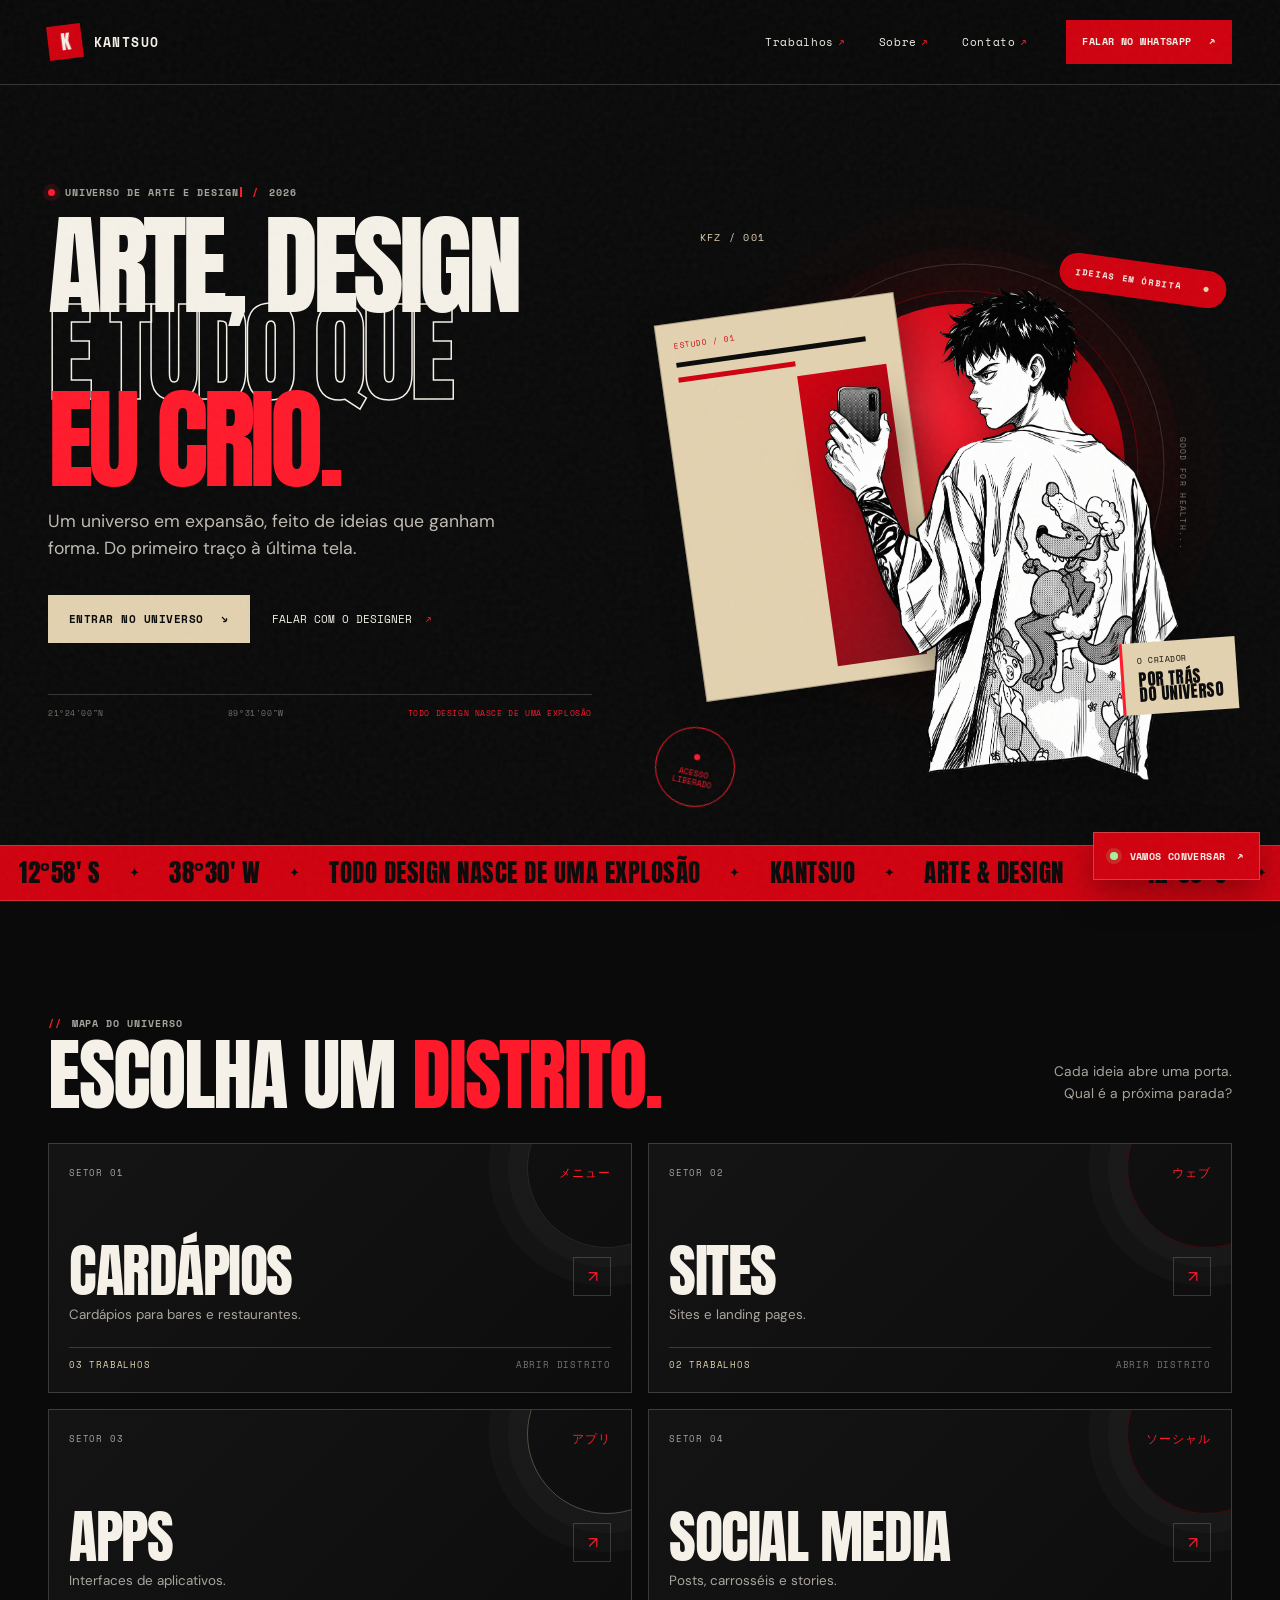
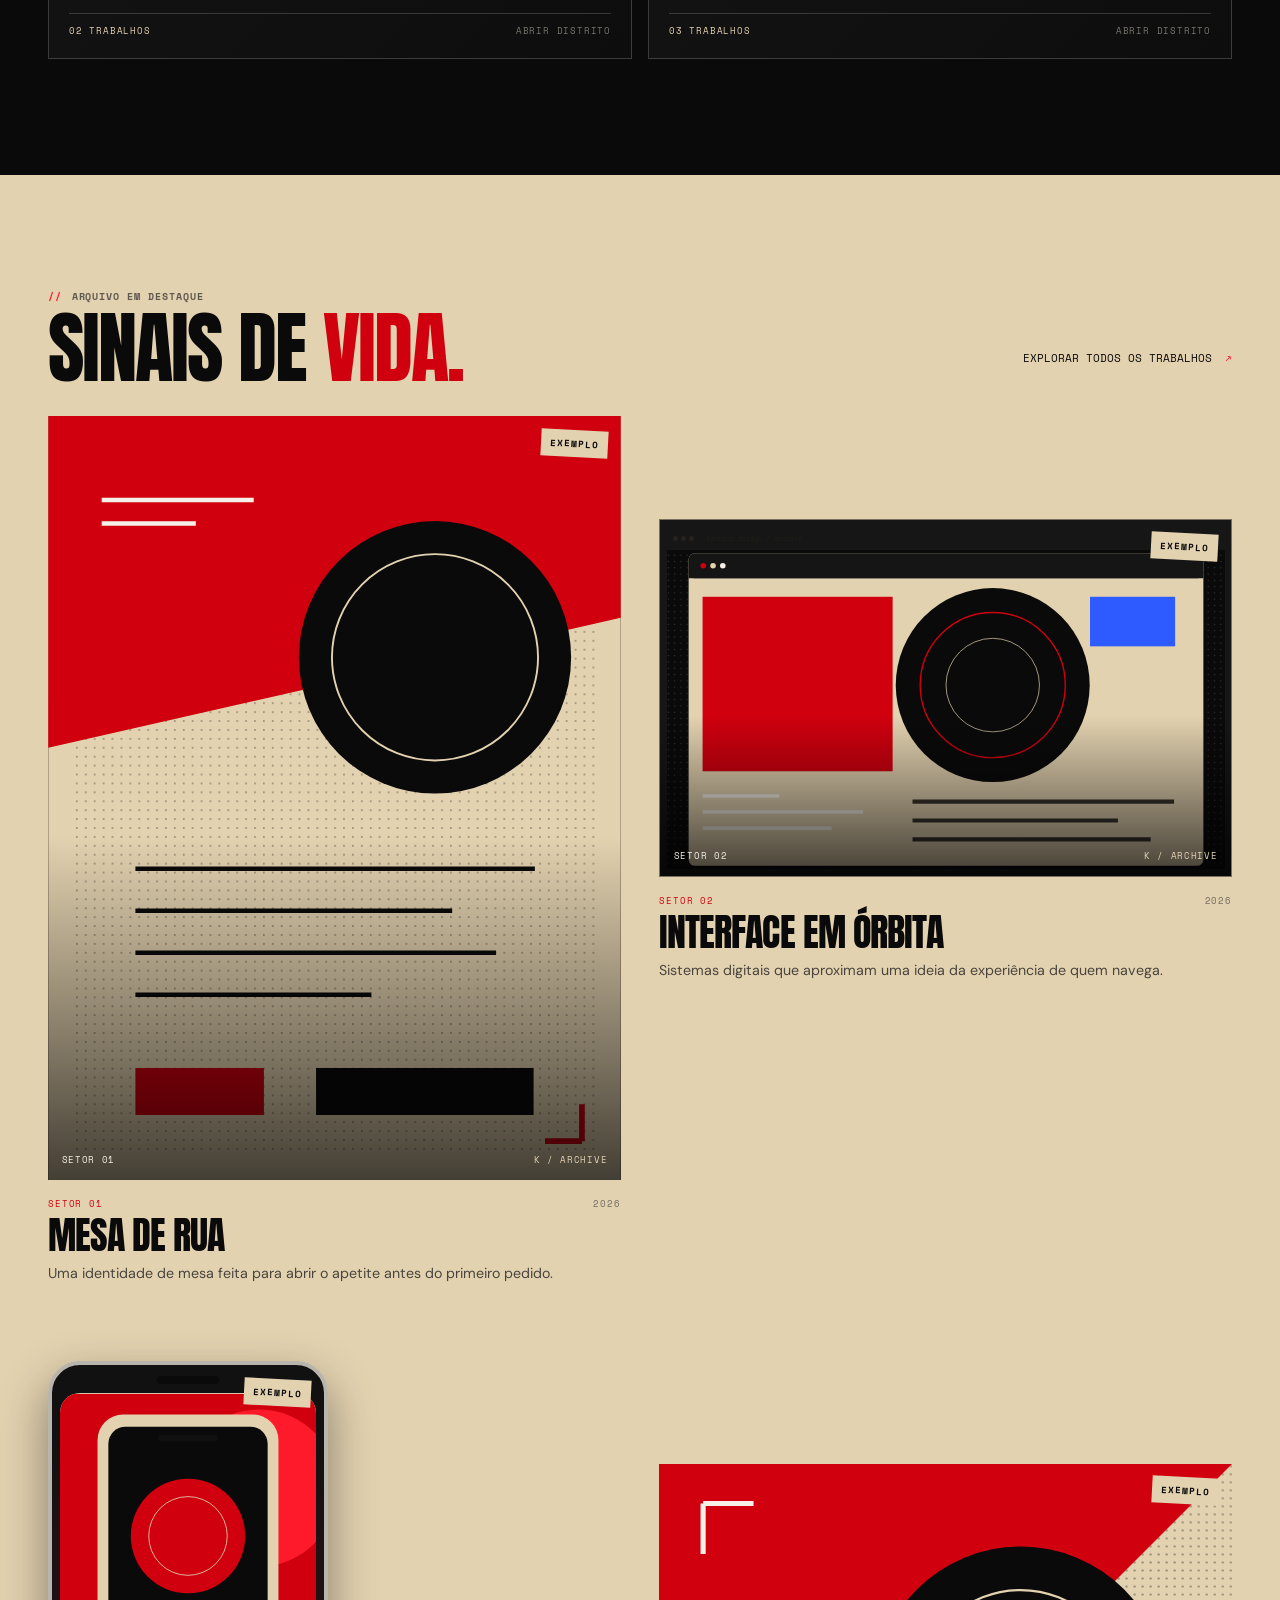
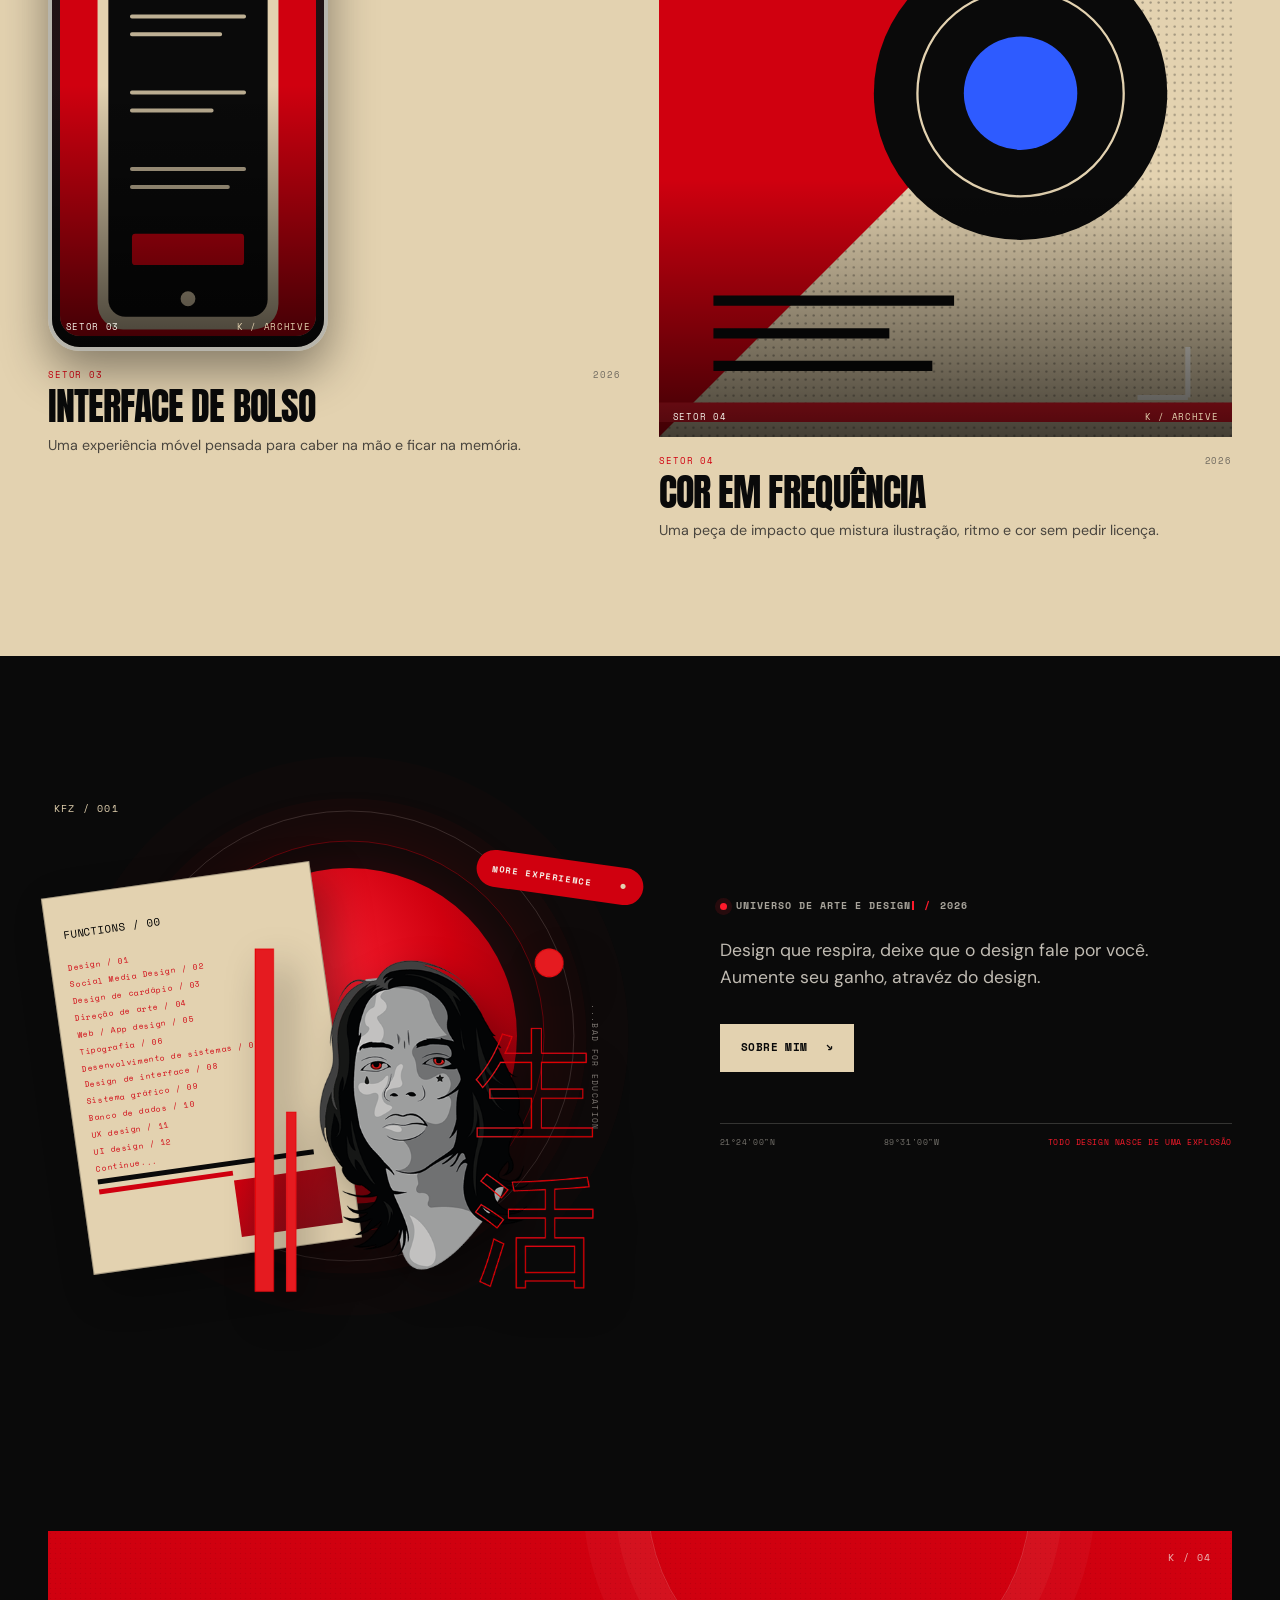
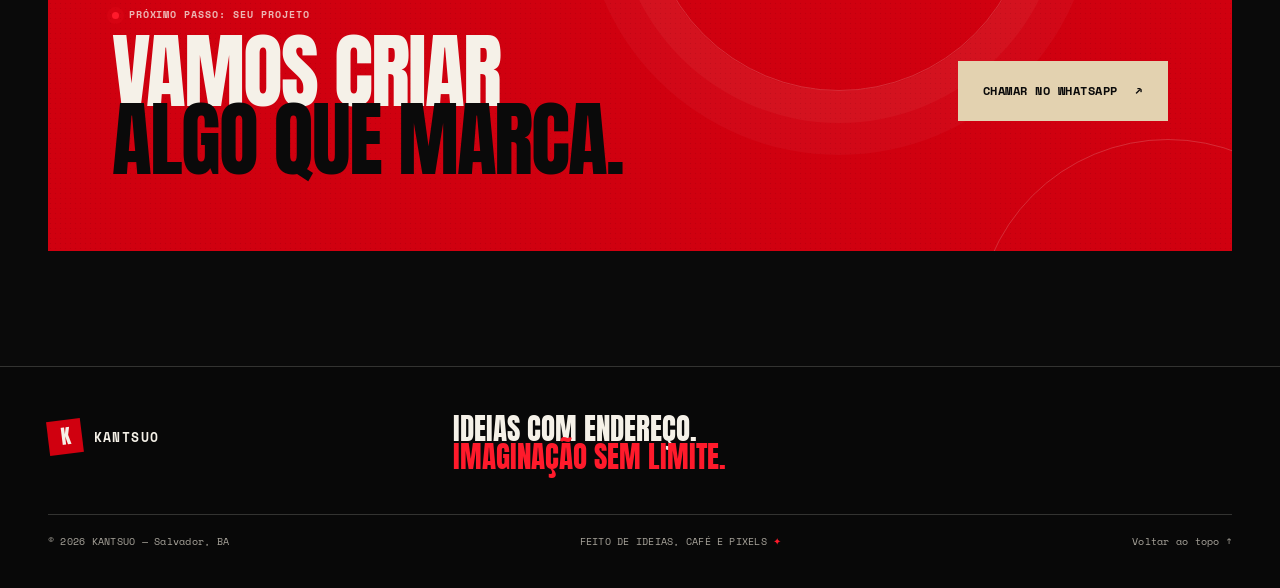
<file: index.html>
<!doctype html>
<html lang="pt-BR">
  <head>
    <meta charset="utf-8" />
    <meta name="viewport" content="width=device-width, initial-scale=1" />
    <meta name="theme-color" content="#0a0a0a" />
    <meta name="description" content="Um universo de arte e design: cardápios, sites, apps e social media criados por Kantsuo." />
    <meta property="og:type" content="website" />
    <meta property="og:title" content="Kantsuo — Universo de arte e design" />
    <meta property="og:description" content="Quatro distritos. Infinitas formas de criar." />
    <meta property="og:image" content="assets/images/designer-character.webp" />
    <meta property="og:image:width" content="1195" />
    <meta property="og:image:height" content="1600" />
    <meta name="twitter:card" content="summary_large_image" />
    <meta name="twitter:title" content="Kantsuo — Universo de arte e design" />
    <meta name="twitter:description" content="Quatro distritos. Infinitas formas de criar." />
    <meta name="twitter:image" content="assets/images/designer-character.webp" />
    <title>Kantsuo — Universo de arte e design</title>
    <link rel="icon" href="favicon.svg" type="image/svg+xml" />
    <link rel="preconnect" href="https://fonts.googleapis.com" />
    <link rel="preconnect" href="https://fonts.gstatic.com" crossorigin />
    <link href="https://fonts.googleapis.com/css2?family=Anton&family=DM+Sans:wght@400;500;600;700&family=Space+Mono:wght@400;700&display=swap" rel="stylesheet" />
    <link rel="stylesheet" href="assets/css/main.css" />
    <script type="module" src="assets/js/main.js"></script>
  </head>
  <body>
    <a class="skip-link" href="#conteudo">Pular para o conteúdo</a>

    <header class="site-header">
      <div class="site-header__inner container">
        <a class="wordmark" href="index.html" aria-label="Kantsuo — início">
          <span class="wordmark__mark" aria-hidden="true">K</span>
          <span class="wordmark__name" data-site-name>KANTSUO</span>
        </a>

        <button class="menu-toggle" type="button" data-menu-toggle aria-controls="main-navigation" aria-expanded="false" aria-label="Abrir menu">
          <span class="menu-toggle__line"></span>
          <span class="menu-toggle__line"></span>
        </button>

        <nav class="site-nav" id="main-navigation" data-main-nav aria-label="Navegação principal">
          <a class="site-nav__link" href="works.html">Trabalhos <span>↗</span></a>
          <a class="site-nav__link" href="about.html">Sobre <span>↗</span></a>
          <a class="site-nav__link" href="contact.html">Contato <span>↗</span></a>
          <a class="button button--small button--red site-nav__cta" href="contact.html#contact-form" data-whatsapp-link data-message="Oi! Vi seu universo de design e quero conversar sobre um projeto.">Falar no WhatsApp <span aria-hidden="true">↗</span></a>
        </nav>
      </div>
    </header>

    <main id="conteudo">
      <section class="hero container" aria-labelledby="hero-title">
        <div class="hero__copy" data-reveal>
        <p class="eyebrow">
          <span class="eyebrow__dot"></span>
          <span class="typewriter" data-speed="45" data-delay="500">UNIVERSO DE ARTE E DESIGN</span>
          <span class="eyebrow__divider">/</span>
          <span data-current-year></span>
        </p>
          <h1 class="hero__title" id="hero-title">ARTE, DESIGN <span class="hero__title-light">E TUDO QUE</span> <span class="hero__title-red">EU CRIO.</span></h1>
          <p class="hero__intro">Um universo em expansão, feito de ideias que ganham forma. Do primeiro traço à última tela.</p>
          <div class="hero__actions">
            <a class="button button--paper" href="works.html">Entrar no universo <span aria-hidden="true">↘</span></a>
            <a class="text-link" href="contact.html#contact-form" data-whatsapp-link data-message="Oi! Quero conversar sobre um projeto de design.">Falar com o designer <span aria-hidden="true">↗</span></a>
          </div>
          <div class="hero__coordinates" aria-hidden="true"><span>21°24'00"N</span><span>89°31'00"W</span><span>TODO DESIGN NASCE DE UMA EXPLOSÃO</span></div>
        </div>

        <div class="hero__visual" data-reveal>
          <div class="hero__orbit hero__orbit--outer" aria-hidden="true">
          <span class="hero__vertical" aria-hidden="true">GOOD FOR HEALTH...</span>
          </div>
          <div class="hero__orbit hero__orbit--inner" aria-hidden="true"></div>
          <div class="hero__red-disc" aria-hidden="true"></div>
          <div class="hero__mockup" aria-hidden="true">
            <span class="hero__mockup-label">ESTUDO / 01</span>
            <span class="hero__mockup-bar"></span>
            <span class="hero__mockup-bar hero__mockup-bar--short"></span>
            <span class="hero__mockup-swatch"></span>
          </div>
          <div class="hero__capsule fx--tada-loop" aria-hidden="true"><span>IDEIAS EM ÓRBITA</span><span>●</span></div>
          <span class="hero__visual-code" aria-hidden="true">KFZ / 001</span>
          <img class="hero__portrait" src="assets/images/designer-character.webp" alt="Ilustração monocromática do designer de perfil, segurando um celular e usando uma jaqueta ilustrada." width="1195" height="1600" fetchpriority="high" />
          <p class="hero__portrait-note"><span>O CRIADOR</span><strong>POR TRÁS<br />DO UNIVERSO</strong></p>
        </div>

        <div class="hero__stamp" aria-hidden="true"><span>●</span><span>ACESSO<br />LIBERADO</span></div>
      </section>

        <div class="marquee" aria-label="Universo de arte e design">
          <div class="marquee__track">
            <div class="marquee__group">
              <span class="marquee__item">12°58′ S <i>✦</i> 38°30′ W <i>✦</i> TODO DESIGN NASCE DE UMA EXPLOSÃO <i>✦</i> KANTSUO <i>✦</i> ARTE & DESIGN <i>✦</i></span>
              <span class="marquee__item">12°58′ S <i>✦</i> 38°30′ W <i>✦</i> TODO DESIGN NASCE DE UMA EXPLOSÃO <i>✦</i> KANTSUO <i>✦</i> ARTE & DESIGN <i>✦</i></span>
              <span class="marquee__item">12°58′ S <i>✦</i> 38°30′ W <i>✦</i> TODO DESIGN NASCE DE UMA EXPLOSÃO <i>✦</i> KANTSUO <i>✦</i> ARTE & DESIGN <i>✦</i></span>
            </div>

            <div class="marquee__group" aria-hidden="true">
              <span class="marquee__item">12°58′ S <i>✦</i> 38°30′ W <i>✦</i> TODO DESIGN NASCE DE UMA EXPLOSÃO <i>✦</i> KANTSUO <i>✦</i> ARTE & DESIGN <i>✦</i></span>
              <span class="marquee__item">12°58′ S <i>✦</i> 38°30′ W <i>✦</i> TODO DESIGN NASCE DE UMA EXPLOSÃO <i>✦</i> KANTSUO <i>✦</i> ARTE & DESIGN <i>✦</i></span>
              <span class="marquee__item">12°58′ S <i>✦</i> 38°30′ W <i>✦</i> TODO DESIGN NASCE DE UMA EXPLOSÃO <i>✦</i> KANTSUO <i>✦</i> ARTE & DESIGN <i>✦</i></span>
            </div>
          </div>
        </div>

      <section class="sectors section-shell container" aria-labelledby="sectors-title">
        <div class="section-heading" data-reveal>
          <div>
            <p class="eyebrow"><span class="eyebrow__slash">//</span> MAPA DO UNIVERSO</p>
            <h2 class="section-title" id="sectors-title">ESCOLHA UM <span>DISTRITO.</span></h2>
          </div>
          <p class="section-heading__note">Cada ideia abre uma porta.<br />Qual é a próxima parada?</p>
        </div>
        <div class="sector-grid" data-categories-grid aria-live="polite"></div>
      </section>

      <section class="featured section-shell" aria-labelledby="featured-title">
        <div class="container">
          <div class="section-heading section-heading--featured" data-reveal>
            <div>
              <p class="eyebrow"><span class="eyebrow__slash">//</span> ARQUIVO EM DESTAQUE</p>
              <h2 class="section-title" id="featured-title">SINAIS DE <span>VIDA.</span></h2>
            </div>
            <a class="text-link text-link--light" href="works.html">Explorar todos os trabalhos <span aria-hidden="true">↗</span></a>
          </div>
          <div class="work-grid" data-featured-grid aria-live="polite"></div>
        </div>
      </section>

      <section style="gap: 70px;" class="hero container" aria-labelledby="hero-title">

        <div class="hero__visual" data-reveal>          
          <div class="hero__orbit hero__orbit--outer" aria-hidden="true">
          <span class="hero__vertical" aria-hidden="true">...BAD FOR EDUCATION</span>
          </div>
          <div class="hero__orbit hero__orbit--inner" aria-hidden="true"></div>
          <div class="hero__red-disc" aria-hidden="true"></div>
          <div class="hero__mockup_2" aria-hidden="true">
            <span style="color: black;" class="text-link">Functions / 00</span>
            <span class="hero__mockup-label">Design / 01</span>
            <span class="hero__mockup-label">Social Media Design / 02</span>
            <span class="hero__mockup-label">Design de cardápio / 03</span>
            <span class="hero__mockup-label">Direção de arte / 04</span>
            <span class="hero__mockup-label">Web / App design / 05</span>
            <span class="hero__mockup-label">Tipografia / 06</span>
            <span class="hero__mockup-label">Desenvolvimento de sistemas / 07</span>
            <span class="hero__mockup-label">Design de interface / 08</span>
            <span class="hero__mockup-label">Sistema gráfico / 09</span>
            <span class="hero__mockup-label">Banco de dados / 10</span>
            <span class="hero__mockup-label">UX design / 11</span>
            <span class="hero__mockup-label">UI design / 12</span>
            <span class="hero__mockup-label">Continue... </span>
            <span class="hero__mockup-bar"></span>
            <span class="hero__mockup-bar hero__mockup-bar--short"></span>
            <span class="hero__mockup-swatch"></span>
          </div>
          <div style="top: 22%; right: 1%;" class="hero__capsule fx--tada-loop" aria-hidden="true"><span>MORE EXPERIENCE</span><span>●</span></div>
          <span class="hero__visual-code" aria-hidden="true">KFZ / 001</span>
          <img class="hero__portrait_2" src="assets/images/Guilherme.webp" alt="Ilustração monocromática do designer de perfil, segurando um celular e usando uma jaqueta ilustrada." width="1195" height="1600" fetchpriority="high" />
        </div>

        <div class="hero__copy" data-reveal>
        <p class="eyebrow">
          <span class="eyebrow__dot"></span>
          <span class="typewriter" data-speed="45" data-delay="500">UNIVERSO DE ARTE E DESIGN</span>
          <span class="eyebrow__divider">/</span>
          <span data-current-year></span>
        </p>
          <p class="hero__intro">Design que respira, deixe que o design fale por você. Aumente seu ganho, atravéz do design.</p>
          <div class="hero__actions">
            <a class="button button--paper" href="about.html">Sobre mim <span aria-hidden="true">↘</span></a>          </div>
          <div class="hero__coordinates" aria-hidden="true"><span>21°24'00"N</span><span>89°31'00"W</span><span>TODO DESIGN NASCE DE UMA EXPLOSÃO</span></div>
        </div>

        </section>
        
      <section class="contact-band container" aria-labelledby="contact-title" data-reveal>
        <div class="contact-band__texture" aria-hidden="true"></div>
        <div class="contact-band__copy">
          <p class="eyebrow"><span class="eyebrow__dot"></span> PRÓXIMO PASSO: SEU PROJETO</p>
          <h2 id="contact-title">VAMOS CRIAR<br /><span>ALGO QUE MARCA.</span></h2>
        </div>
        <a class="button button--paper button--large" href="contact.html#contact-form" data-whatsapp-link data-message="Oi! Quero tirar uma ideia do papel com você.">Chamar no WhatsApp <span aria-hidden="true">↗</span></a>
        <span class="contact-band__index" aria-hidden="true">K / 04</span>
      </section>
    </main>

    <footer class="site-footer">
      <div class="container site-footer__top">
        <a class="wordmark wordmark--footer" href="index.html" aria-label="Kantsuo — início">
          <span class="wordmark__mark" aria-hidden="true">K</span>
          <span class="wordmark__name" data-site-name>KANTSUO</span>
        </a>
        <p class="site-footer__line">IDEIAS COM ENDEREÇO.<br /><span>IMAGINAÇÃO SEM LIMITE.</span></p>
        <nav class="footer-links" aria-label="Links sociais">
          <a href="" data-social-link="instagram" hidden>Instagram <span aria-hidden="true">↗</span></a>
          <a href="" data-social-link="behance" hidden>Behance <span aria-hidden="true">↗</span></a>
          <a href="" data-social-link="email" hidden>E-mail <span aria-hidden="true">↗</span></a>
        </nav>
      </div>
      <div class="container site-footer__bottom">
        <span>© <span data-current-year></span> <span data-site-name>KANTSUO</span> — <span data-site-city>Salvador, BA</span></span>
        <span class="site-footer__micro">FEITO DE IDEIAS, CAFÉ E PIXELS <span aria-hidden="true">✦</span></span>
        <a href="#conteudo">Voltar ao topo ↑</a>
      </div>
    </footer>

    <a class="whatsapp-float" href="contact.html#contact-form" data-whatsapp-link data-message="Oi! Vi seu universo de design e quero conversar." aria-label="Falar com o designer pelo WhatsApp">
      <span class="whatsapp-float__dot" aria-hidden="true"></span><span>VAMOS CONVERSAR</span><span aria-hidden="true">↗</span>
    </a>
  </body>
</html>
</file>
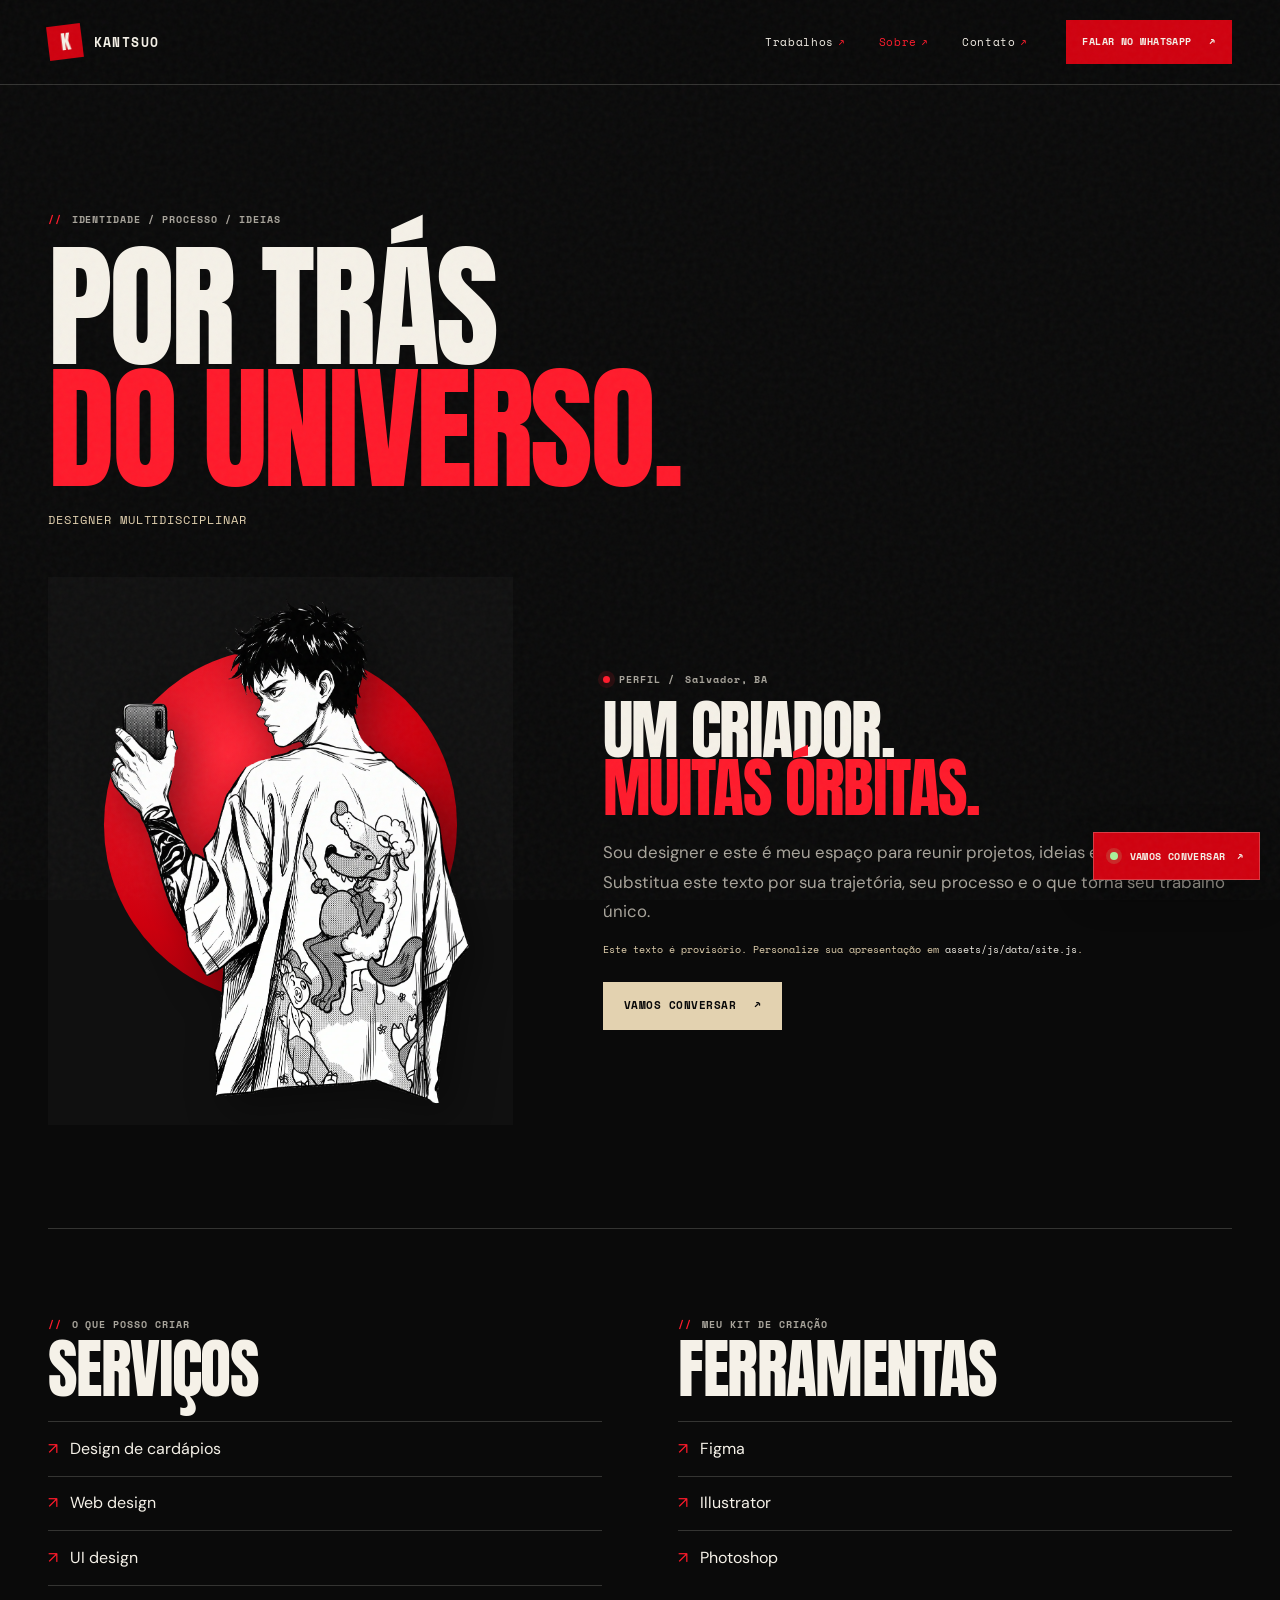
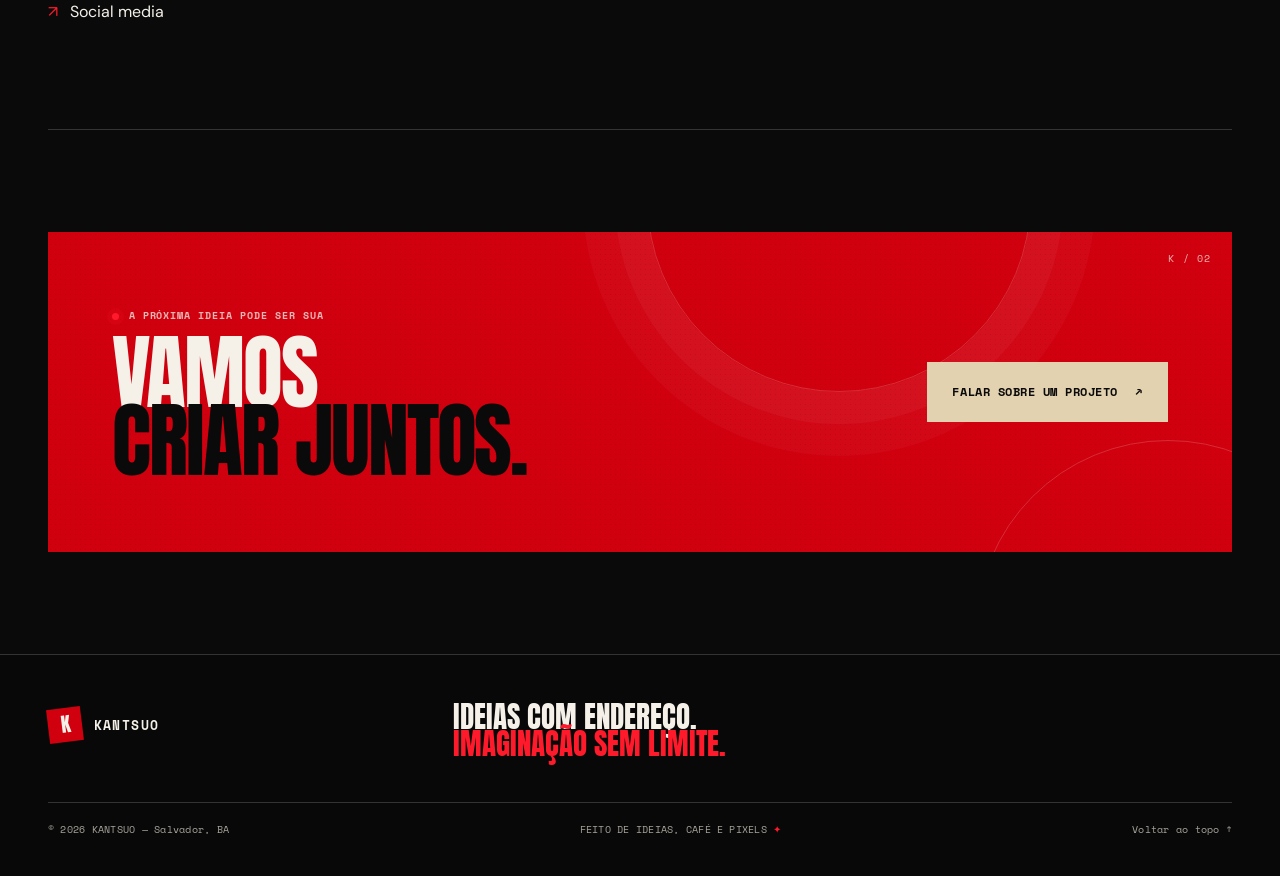
<file: about.html>
<!doctype html>
<html lang="pt-BR">
  <head>
    <meta charset="utf-8" />
    <meta name="viewport" content="width=device-width, initial-scale=1" />
    <meta name="theme-color" content="#0a0a0a" />
    <meta name="description" content="Conheça o designer por trás do universo Kantsuo, seus serviços e ferramentas." />
    <meta property="og:type" content="profile" />
    <meta property="og:title" content="Sobre — Kantsuo" />
    <meta property="og:description" content="Conheça o designer, seu processo e as ideias por trás do universo." />
    <meta property="og:image" content="assets/images/designer-character.webp" />
    <meta name="twitter:card" content="summary_large_image" />
    <meta name="twitter:title" content="Sobre — Kantsuo" />
    <meta name="twitter:description" content="Conheça o designer, seu processo e as ideias por trás do universo." />
    <meta name="twitter:image" content="assets/images/designer-character.webp" />
    <title>Sobre — Kantsuo</title>
    <link rel="icon" href="favicon.svg" type="image/svg+xml" />
    <link rel="preconnect" href="https://fonts.googleapis.com" />
    <link rel="preconnect" href="https://fonts.gstatic.com" crossorigin />
    <link href="https://fonts.googleapis.com/css2?family=Anton&family=DM+Sans:wght@400;500;600;700&family=Space+Mono:wght@400;700&display=swap" rel="stylesheet" />
    <link rel="stylesheet" href="assets/css/main.css" />
    <script type="module" src="assets/js/main.js"></script>
  </head>
  <body>
    <a class="skip-link" href="#conteudo">Pular para o conteúdo</a>
    <header class="site-header"><div class="site-header__inner container"><a class="wordmark" href="index.html" aria-label="Kantsuo — início"><span class="wordmark__mark" aria-hidden="true">K</span><span class="wordmark__name" data-site-name>KANTSUO</span></a><button class="menu-toggle" type="button" data-menu-toggle aria-controls="main-navigation" aria-expanded="false" aria-label="Abrir menu"><span class="menu-toggle__line"></span><span class="menu-toggle__line"></span></button><nav class="site-nav" id="main-navigation" data-main-nav aria-label="Navegação principal"><a class="site-nav__link" href="works.html">Trabalhos <span>↗</span></a><a class="site-nav__link" href="about.html">Sobre <span>↗</span></a><a class="site-nav__link" href="contact.html">Contato <span>↗</span></a><a class="button button--small button--red site-nav__cta" href="contact.html#contact-form" data-whatsapp-link data-message="Oi! Vi seu universo de design e quero conversar sobre um projeto.">Falar no WhatsApp <span aria-hidden="true">↗</span></a></nav></div></header>
    <main class="page-main" id="conteudo">
      <header class="about-hero container" data-reveal><p class="eyebrow"><span class="eyebrow__slash">//</span> IDENTIDADE / PROCESSO / IDEIAS</p><h1 class="about-hero__title" data-page-title>POR TRÁS<br /><span>DO UNIVERSO.</span></h1><p class="about-hero__sub" data-site-role>Designer multidisciplinar</p></header>
      <section class="about-profile container" aria-labelledby="about-name"><div class="about-profile__visual" data-reveal><div class="about-profile__disc" aria-hidden="true"></div><img src="assets/images/designer-character.webp" data-site-avatar alt="Ilustração monocromática do designer de perfil, segurando um celular e usando uma jaqueta ilustrada." width="1195" height="1600" loading="lazy" /></div><div class="about-profile__copy" data-reveal><p class="eyebrow"><span class="eyebrow__dot"></span> PERFIL / <span data-site-city>Salvador, BA</span></p><h2 id="about-name" class="about-profile__name">UM CRIADOR.<br /><span>MUITAS ÓRBITAS.</span></h2><p class="about-profile__bio" data-site-about>Sou designer e este é meu espaço para reunir projetos, ideias e experimentos. Substitua este texto por sua trajetória, seu processo e o que torna seu trabalho único.</p><p class="about-profile__note">Este texto é provisório. Personalize sua apresentação em <code>assets/js/data/site.js</code>.</p><a class="button button--paper" href="contact.html#contact-form">Vamos conversar <span aria-hidden="true">↗</span></a></div></section>
      <section class="about-offer container" aria-label="Serviços e ferramentas"><div class="about-offer__column" data-reveal><p class="eyebrow"><span class="eyebrow__slash">//</span> O QUE POSSO CRIAR</p><h2>SERVIÇOS</h2><ul class="about-list" data-site-services><li>Carregando…</li></ul></div><div class="about-offer__column" data-reveal><p class="eyebrow"><span class="eyebrow__slash">//</span> MEU KIT DE CRIAÇÃO</p><h2>FERRAMENTAS</h2><ul class="about-list" data-site-tools><li>Carregando…</li></ul></div></section>
      <section class="contact-band container" aria-labelledby="about-contact-title" data-reveal><div class="contact-band__texture" aria-hidden="true"></div><div class="contact-band__copy"><p class="eyebrow"><span class="eyebrow__dot"></span> A PRÓXIMA IDEIA PODE SER SUA</p><h2 id="about-contact-title">VAMOS<br /><span>CRIAR JUNTOS.</span></h2></div><a class="button button--paper button--large" href="contact.html#contact-form">Falar sobre um projeto <span aria-hidden="true">↗</span></a><span class="contact-band__index" aria-hidden="true">K / 02</span></section>
    </main>
    <footer class="site-footer"><div class="container site-footer__top"><a class="wordmark wordmark--footer" href="index.html" aria-label="Kantsuo — início"><span class="wordmark__mark" aria-hidden="true">K</span><span class="wordmark__name" data-site-name>KANTSUO</span></a><p class="site-footer__line">IDEIAS COM ENDEREÇO.<br /><span>IMAGINAÇÃO SEM LIMITE.</span></p><nav class="footer-links" aria-label="Links sociais"><a href="" data-social-link="instagram" hidden>Instagram <span aria-hidden="true">↗</span></a><a href="" data-social-link="behance" hidden>Behance <span aria-hidden="true">↗</span></a><a href="" data-social-link="email" hidden>E-mail <span aria-hidden="true">↗</span></a></nav></div><div class="container site-footer__bottom"><span>© <span data-current-year></span> <span data-site-name>KANTSUO</span> — <span data-site-city>Salvador, BA</span></span><span class="site-footer__micro">FEITO DE IDEIAS, CAFÉ E PIXELS <span aria-hidden="true">✦</span></span><a href="#conteudo">Voltar ao topo ↑</a></div></footer>
    <a class="whatsapp-float" href="contact.html#contact-form" data-whatsapp-link data-message="Oi! Vi seu universo de design e quero conversar." aria-label="Falar com o designer pelo WhatsApp"><span class="whatsapp-float__dot" aria-hidden="true"></span><span>VAMOS CONVERSAR</span><span aria-hidden="true">↗</span></a>
  </body>
</html>
</file>
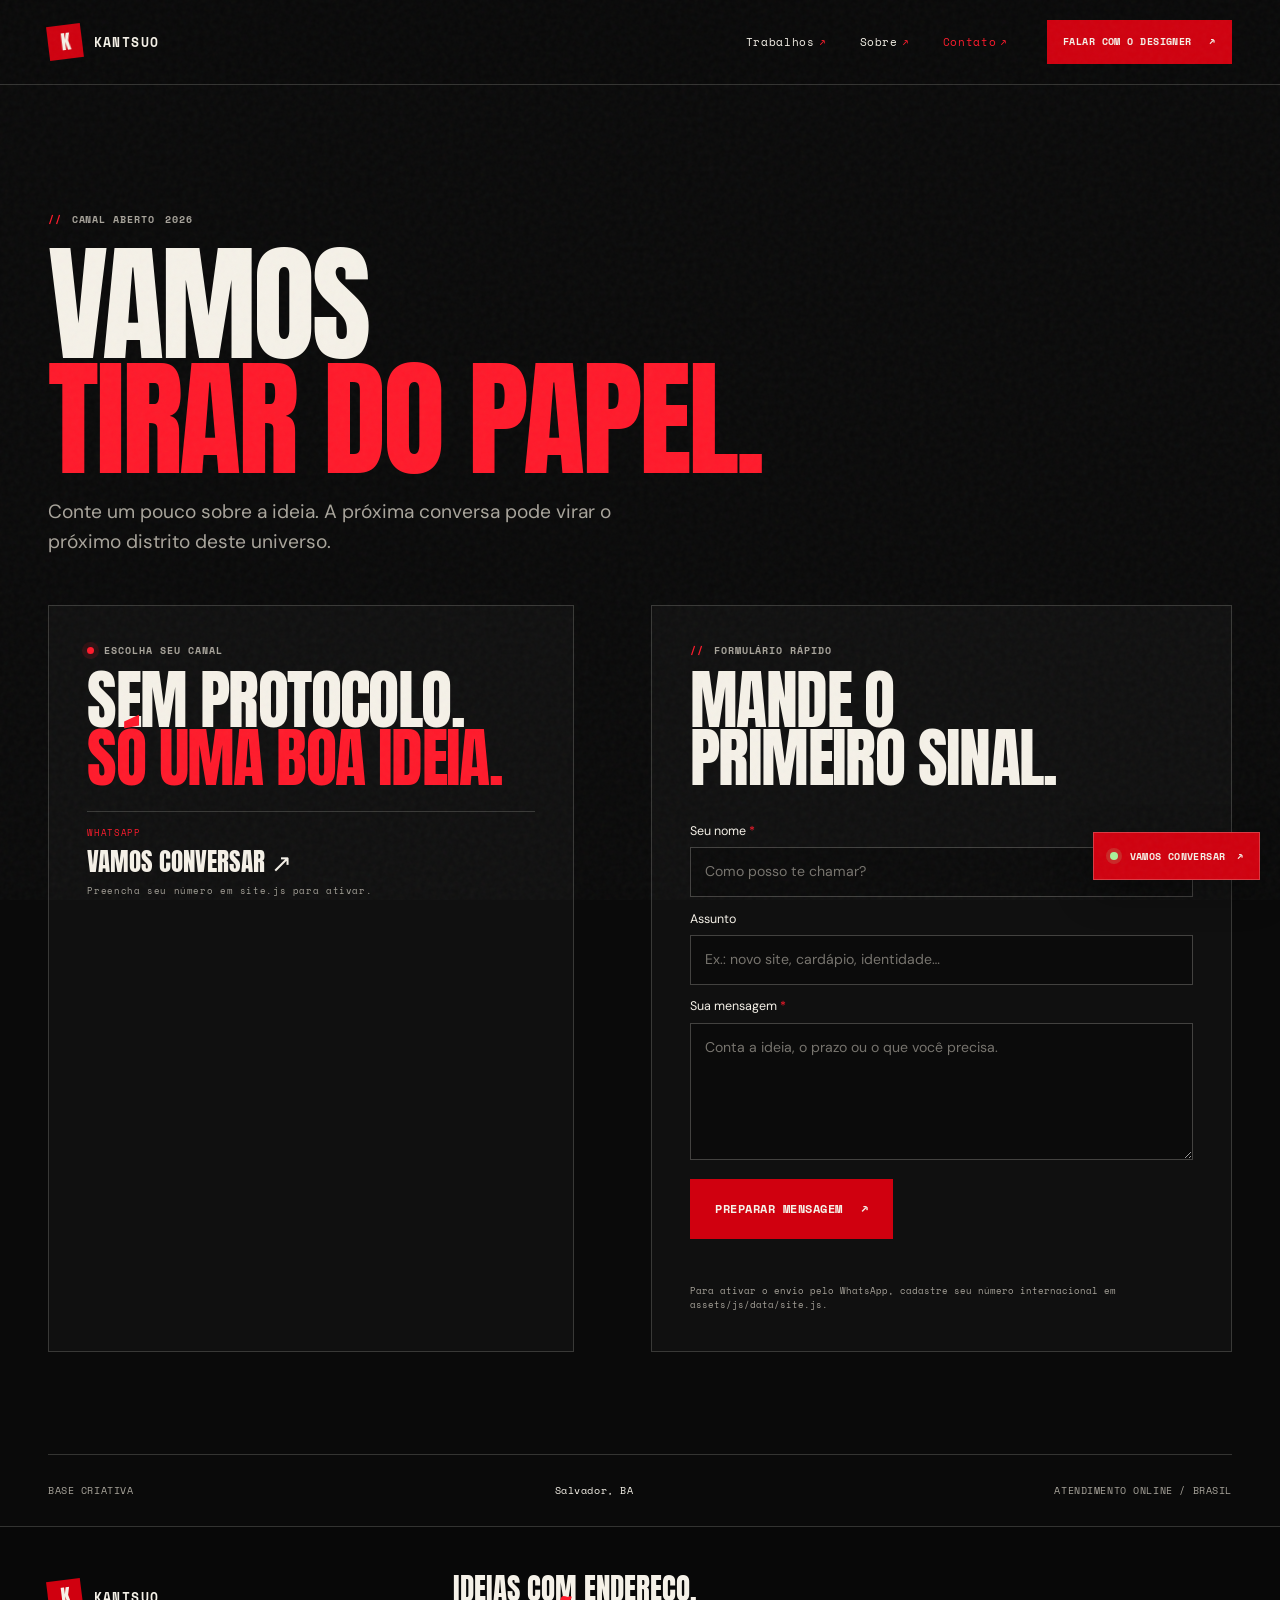
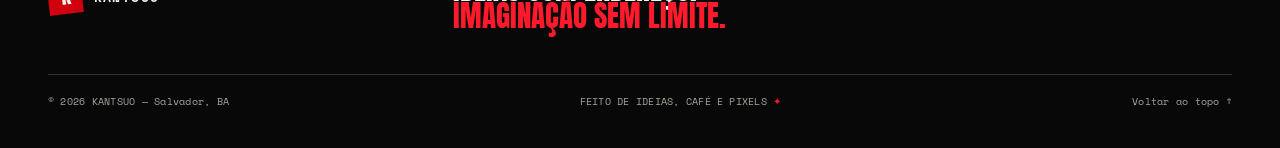
<file: contact.html>
<!doctype html>
<html lang="pt-BR">
  <head>
    <meta charset="utf-8" />
    <meta name="viewport" content="width=device-width, initial-scale=1" />
    <meta name="theme-color" content="#0a0a0a" />
    <meta name="description" content="Converse com o designer Kantsuo sobre seu próximo projeto de arte e design." />
    <meta property="og:type" content="website" />
    <meta property="og:title" content="Contato — Kantsuo" />
    <meta property="og:description" content="Tire uma ideia do papel. Escolha seu canal de contato e vamos conversar." />
    <meta property="og:image" content="assets/images/designer-character.webp" />
    <meta name="twitter:card" content="summary_large_image" />
    <meta name="twitter:title" content="Contato — Kantsuo" />
    <meta name="twitter:description" content="Tire uma ideia do papel. Escolha seu canal de contato e vamos conversar." />
    <meta name="twitter:image" content="assets/images/designer-character.webp" />
    <title>Contato — Kantsuo</title>
    <link rel="icon" href="favicon.svg" type="image/svg+xml" />
    <link rel="preconnect" href="https://fonts.googleapis.com" />
    <link rel="preconnect" href="https://fonts.gstatic.com" crossorigin />
    <link href="https://fonts.googleapis.com/css2?family=Anton&family=DM+Sans:wght@400;500;600;700&family=Space+Mono:wght@400;700&display=swap" rel="stylesheet" />
    <link rel="stylesheet" href="assets/css/main.css" />
    <script type="module" src="assets/js/main.js"></script>
  </head>
  <body>
    <a class="skip-link" href="#conteudo">Pular para o conteúdo</a>
    <header class="site-header"><div class="site-header__inner container"><a class="wordmark" href="index.html" aria-label="Kantsuo — início"><span class="wordmark__mark" aria-hidden="true">K</span><span class="wordmark__name" data-site-name>KANTSUO</span></a><button class="menu-toggle" type="button" data-menu-toggle aria-controls="main-navigation" aria-expanded="false" aria-label="Abrir menu"><span class="menu-toggle__line"></span><span class="menu-toggle__line"></span></button><nav class="site-nav" id="main-navigation" data-main-nav aria-label="Navegação principal"><a class="site-nav__link" href="works.html">Trabalhos <span>↗</span></a><a class="site-nav__link" href="about.html">Sobre <span>↗</span></a><a class="site-nav__link" href="contact.html">Contato <span>↗</span></a><a class="button button--small button--red site-nav__cta" href="#contact-form">Falar com o designer <span aria-hidden="true">↗</span></a></nav></div></header>
    <main class="page-main" id="conteudo">
      <header class="contact-hero container" data-reveal><p class="eyebrow"><span class="eyebrow__slash">//</span> CANAL ABERTO <span data-current-year></span></p><h1 class="contact-hero__title" data-page-title>VAMOS<br /><span>TIRAR DO PAPEL.</span></h1><p class="contact-hero__intro">Conte um pouco sobre a ideia. A próxima conversa pode virar o próximo distrito deste universo.</p></header>
      <section class="contact-layout container" aria-label="Canais e formulário de contato">
        <div class="contact-card" data-reveal><p class="eyebrow"><span class="eyebrow__dot"></span> ESCOLHA SEU CANAL</p><h2>SEM PROTOCOLO.<br /><span>SÓ UMA BOA IDEIA.</span></h2>
          <div class="contact-channels"><a class="contact-channel" href="#contact-form" data-whatsapp-link data-message="Oi! Quero conversar sobre um projeto de design."><span class="contact-channel__label">WHATSAPP</span><strong>Vamos conversar ↗</strong><span class="contact-channel__note" data-whatsapp-note>Preencha seu número em site.js para ativar.</span></a><a class="contact-channel" href="" data-social-link="email" hidden><span class="contact-channel__label">E-MAIL</span><strong>Enviar uma mensagem ↗</strong><span class="contact-channel__note" data-email-value></span></a><a class="contact-channel" href="" data-social-link="instagram" hidden><span class="contact-channel__label">INSTAGRAM</span><strong>Acompanhar o processo ↗</strong><span class="contact-channel__note">Abrir perfil</span></a><a class="contact-channel" href="" data-social-link="behance" hidden><span class="contact-channel__label">BEHANCE</span><strong>Ver os cases ↗</strong><span class="contact-channel__note">Abrir portfólio</span></a></div>
        </div>
        <div class="contact-form-wrap" id="contact-form" data-reveal><p class="eyebrow"><span class="eyebrow__slash">//</span> FORMULÁRIO RÁPIDO</p><h2>MANDE O<br />PRIMEIRO SINAL.</h2><form class="contact-form" data-contact-form><label for="contact-name">Seu nome <span aria-hidden="true">*</span></label><input id="contact-name" name="name" type="text" autocomplete="name" required placeholder="Como posso te chamar?" /><label for="contact-subject">Assunto</label><input id="contact-subject" name="subject" type="text" placeholder="Ex.: novo site, cardápio, identidade…" /><label for="contact-message">Sua mensagem <span aria-hidden="true">*</span></label><textarea id="contact-message" name="message" rows="5" required placeholder="Conta a ideia, o prazo ou o que você precisa."></textarea><button class="button button--red button--large" type="submit">Preparar mensagem <span aria-hidden="true">↗</span></button><p class="contact-form__status" data-contact-status aria-live="polite" role="status"></p><p class="contact-form__privacy">Sem envio para servidor: a mensagem é preparada no seu dispositivo e aberta no WhatsApp.</p></form></div>
      </section>
      <section class="contact-location container"><span>BASE CRIATIVA</span><strong data-site-city>Salvador, BA</strong><span>ATENDIMENTO ONLINE / BRASIL</span></section>
    </main>
    <footer class="site-footer"><div class="container site-footer__top"><a class="wordmark wordmark--footer" href="index.html" aria-label="Kantsuo — início"><span class="wordmark__mark" aria-hidden="true">K</span><span class="wordmark__name" data-site-name>KANTSUO</span></a><p class="site-footer__line">IDEIAS COM ENDEREÇO.<br /><span>IMAGINAÇÃO SEM LIMITE.</span></p><nav class="footer-links" aria-label="Links sociais"><a href="" data-social-link="instagram" hidden>Instagram <span aria-hidden="true">↗</span></a><a href="" data-social-link="behance" hidden>Behance <span aria-hidden="true">↗</span></a><a href="" data-social-link="email" hidden>E-mail <span aria-hidden="true">↗</span></a></nav></div><div class="container site-footer__bottom"><span>© <span data-current-year></span> <span data-site-name>KANTSUO</span> — <span data-site-city>Salvador, BA</span></span><span class="site-footer__micro">FEITO DE IDEIAS, CAFÉ E PIXELS <span aria-hidden="true">✦</span></span><a href="#conteudo">Voltar ao topo ↑</a></div></footer>
    <a class="whatsapp-float" href="#contact-form" aria-label="Ir ao formulário de contato"><span class="whatsapp-float__dot" aria-hidden="true"></span><span>VAMOS CONVERSAR</span><span aria-hidden="true">↗</span></a>
  </body>
</html>
</file>
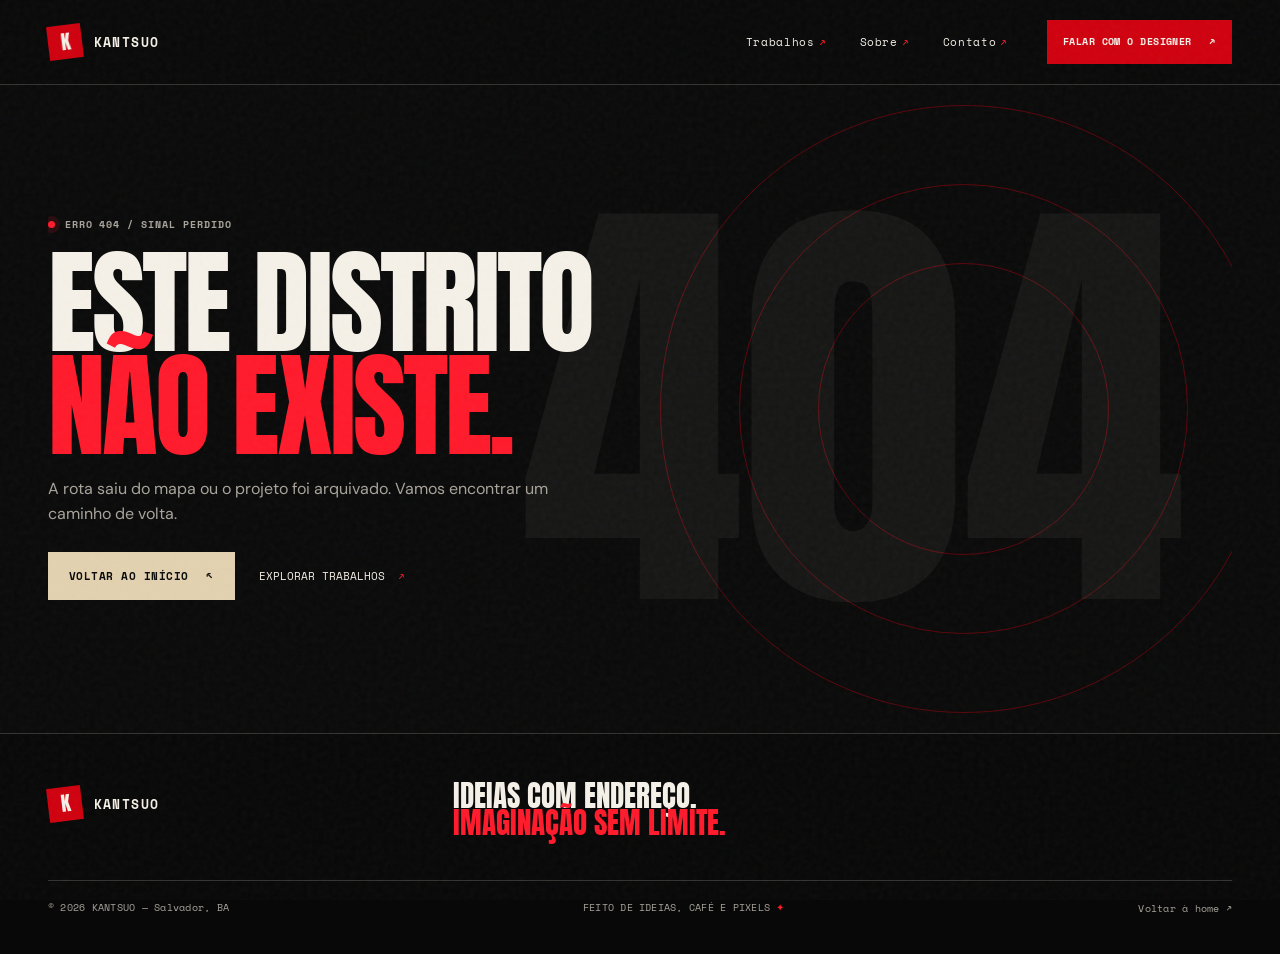
<file: project.html>
<!doctype html>
<html lang="pt-BR">
  <head>
    <meta charset="utf-8" />
    <meta name="viewport" content="width=device-width, initial-scale=1" />
    <meta name="theme-color" content="#0a0a0a" />
    <meta name="description" content="Detalhes de um projeto do universo de arte e design Kantsuo." />
    <meta property="og:type" content="article" />
    <meta property="og:title" content="Projeto — Kantsuo" />
    <meta property="og:description" content="Detalhes do projeto no arquivo de design Kantsuo." />
    <meta property="og:image" content="assets/images/designer-character.webp" />
    <meta name="twitter:card" content="summary_large_image" />
    <meta name="twitter:title" content="Projeto — Kantsuo" />
    <meta name="twitter:description" content="Detalhes do projeto no arquivo de design Kantsuo." />
    <meta name="twitter:image" content="assets/images/designer-character.webp" />
    <title>Projeto — Kantsuo</title>
    <link rel="icon" href="favicon.svg" type="image/svg+xml" />
    <link rel="preconnect" href="https://fonts.googleapis.com" />
    <link rel="preconnect" href="https://fonts.gstatic.com" crossorigin />
    <link href="https://fonts.googleapis.com/css2?family=Anton&family=DM+Sans:wght@400;500;600;700&family=Space+Mono:wght@400;700&display=swap" rel="stylesheet" />
    <link rel="stylesheet" href="assets/css/main.css" />
    <script type="module" src="assets/js/main.js"></script>
  </head>
  <body>
    <a class="skip-link" href="#conteudo">Pular para o conteúdo</a>
    <header class="site-header">
      <div class="site-header__inner container">
        <a class="wordmark" href="index.html" aria-label="Kantsuo — início"><span class="wordmark__mark" aria-hidden="true">K</span><span class="wordmark__name" data-site-name>KANTSUO</span></a>
        <button class="menu-toggle" type="button" data-menu-toggle aria-controls="main-navigation" aria-expanded="false" aria-label="Abrir menu"><span class="menu-toggle__line"></span><span class="menu-toggle__line"></span></button>
        <nav class="site-nav" id="main-navigation" data-main-nav aria-label="Navegação principal"><a class="site-nav__link" href="works.html">Trabalhos <span>↗</span></a><a class="site-nav__link" href="about.html">Sobre <span>↗</span></a><a class="site-nav__link" href="contact.html">Contato <span>↗</span></a><a class="button button--small button--red site-nav__cta" href="contact.html#contact-form" data-whatsapp-link data-message="Oi! Vi seu universo de design e quero conversar sobre um projeto.">Falar no WhatsApp <span aria-hidden="true">↗</span></a></nav>
      </div>
    </header>
    <main class="page-main project-page container" id="conteudo">
      <article class="project-detail" data-project-detail aria-live="polite"><p class="eyebrow">CARREGANDO PROJETO...</p><h1 class="u-visually-hidden" data-page-title>Projeto</h1></article>
      <noscript><p>Ative o JavaScript para carregar os detalhes do projeto.</p></noscript>
    </main>
    <footer class="site-footer"><div class="container site-footer__top"><a class="wordmark wordmark--footer" href="index.html" aria-label="Kantsuo — início"><span class="wordmark__mark" aria-hidden="true">K</span><span class="wordmark__name" data-site-name>KANTSUO</span></a><p class="site-footer__line">IDEIAS COM ENDEREÇO.<br /><span>IMAGINAÇÃO SEM LIMITE.</span></p><nav class="footer-links" aria-label="Links sociais"><a href="" data-social-link="instagram" hidden>Instagram <span aria-hidden="true">↗</span></a><a href="" data-social-link="behance" hidden>Behance <span aria-hidden="true">↗</span></a><a href="" data-social-link="email" hidden>E-mail <span aria-hidden="true">↗</span></a></nav></div><div class="container site-footer__bottom"><span>© <span data-current-year></span> <span data-site-name>KANTSUO</span> — <span data-site-city>Salvador, BA</span></span><span class="site-footer__micro">FEITO DE IDEIAS, CAFÉ E PIXELS <span aria-hidden="true">✦</span></span><a href="#conteudo">Voltar ao topo ↑</a></div></footer>
    <a class="whatsapp-float" href="contact.html#contact-form" data-whatsapp-link data-message="Oi! Vi seu universo de design e quero conversar." aria-label="Falar com o designer pelo WhatsApp"><span class="whatsapp-float__dot" aria-hidden="true"></span><span>VAMOS CONVERSAR</span><span aria-hidden="true">↗</span></a>
  </body>
</html>
</file>
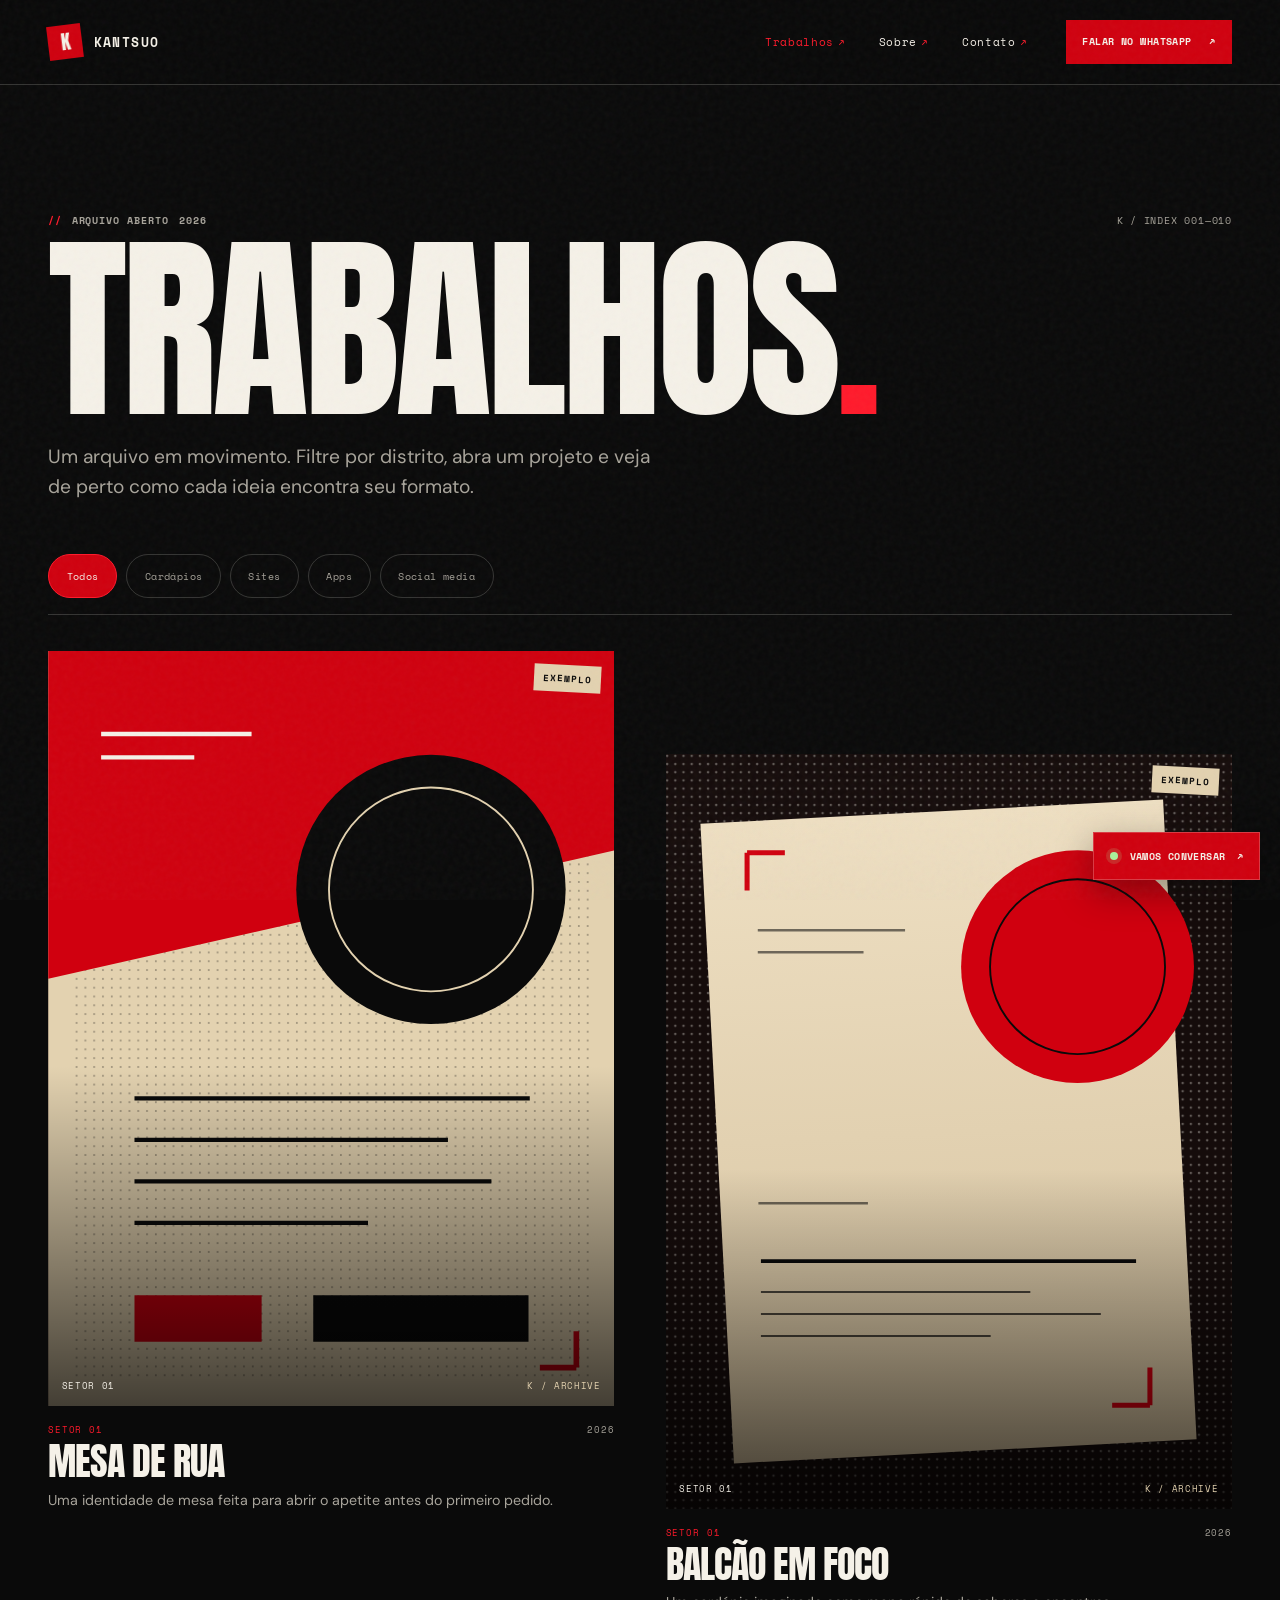
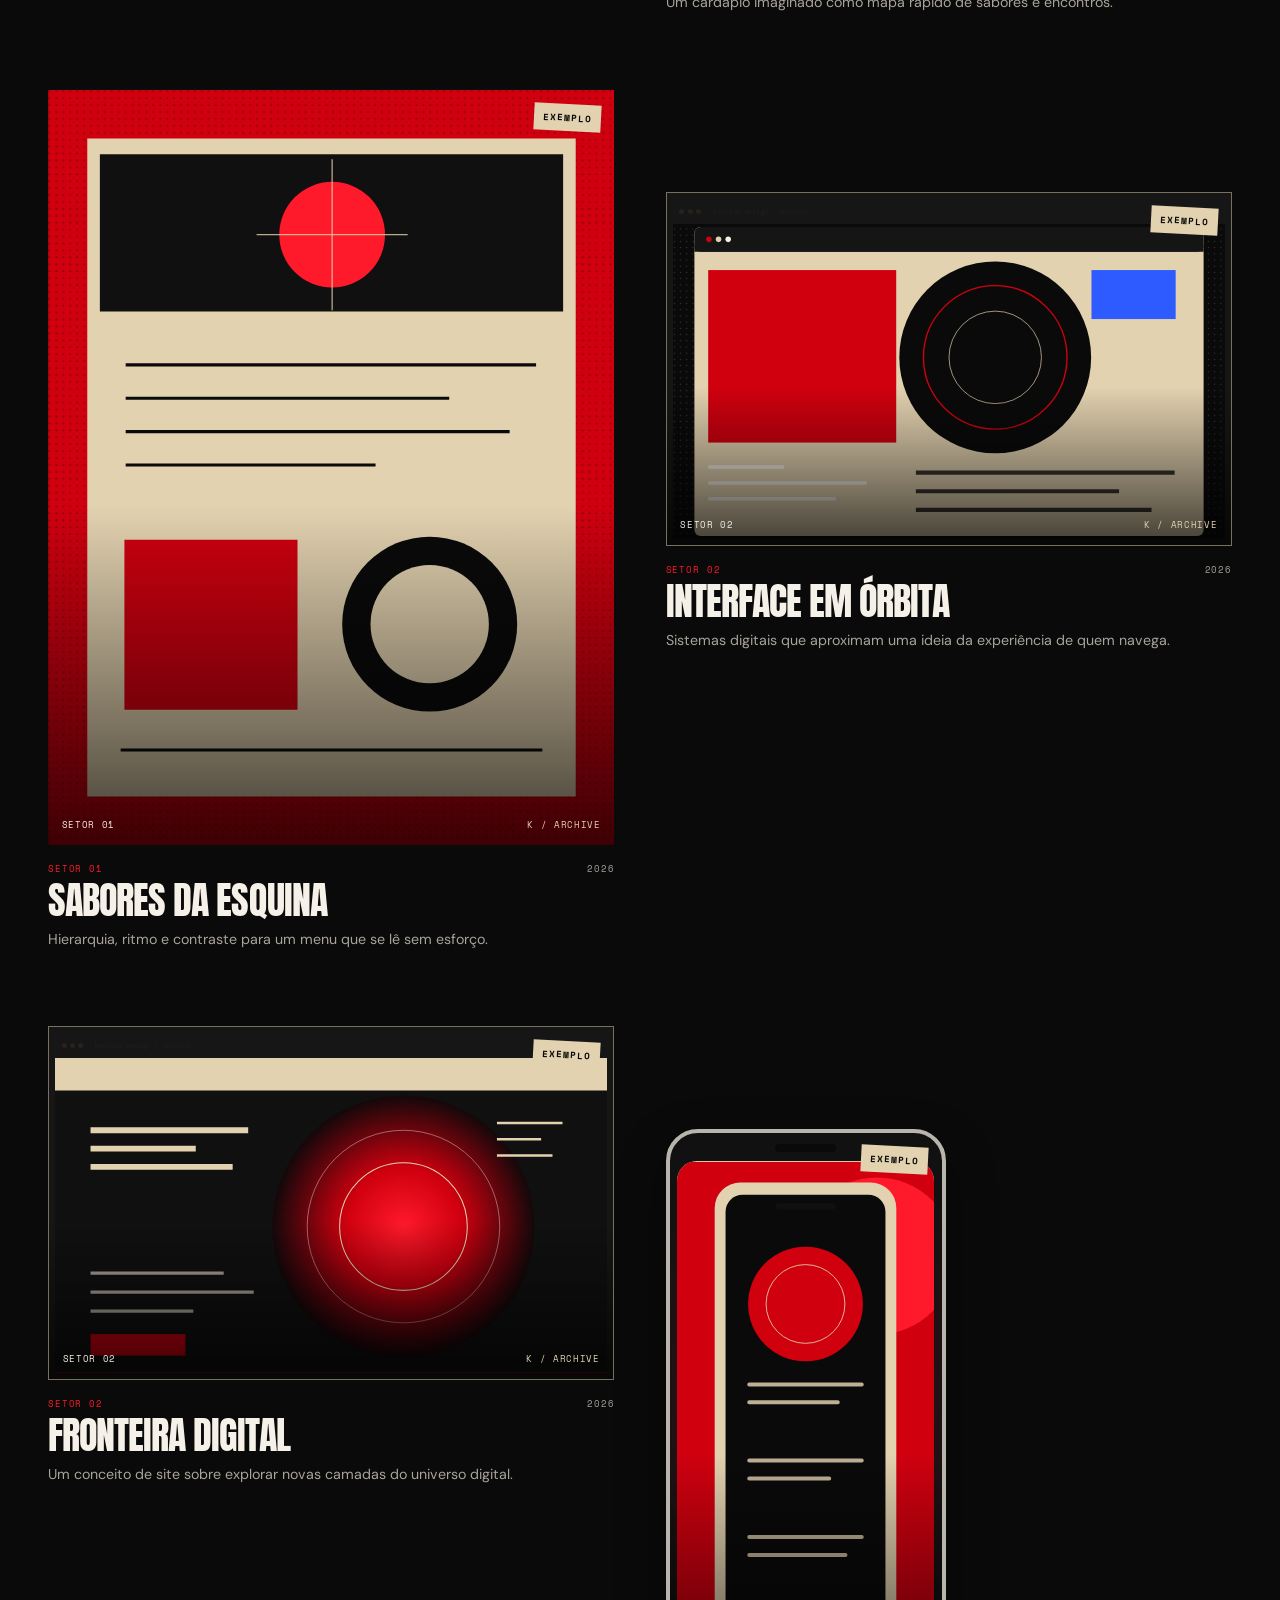
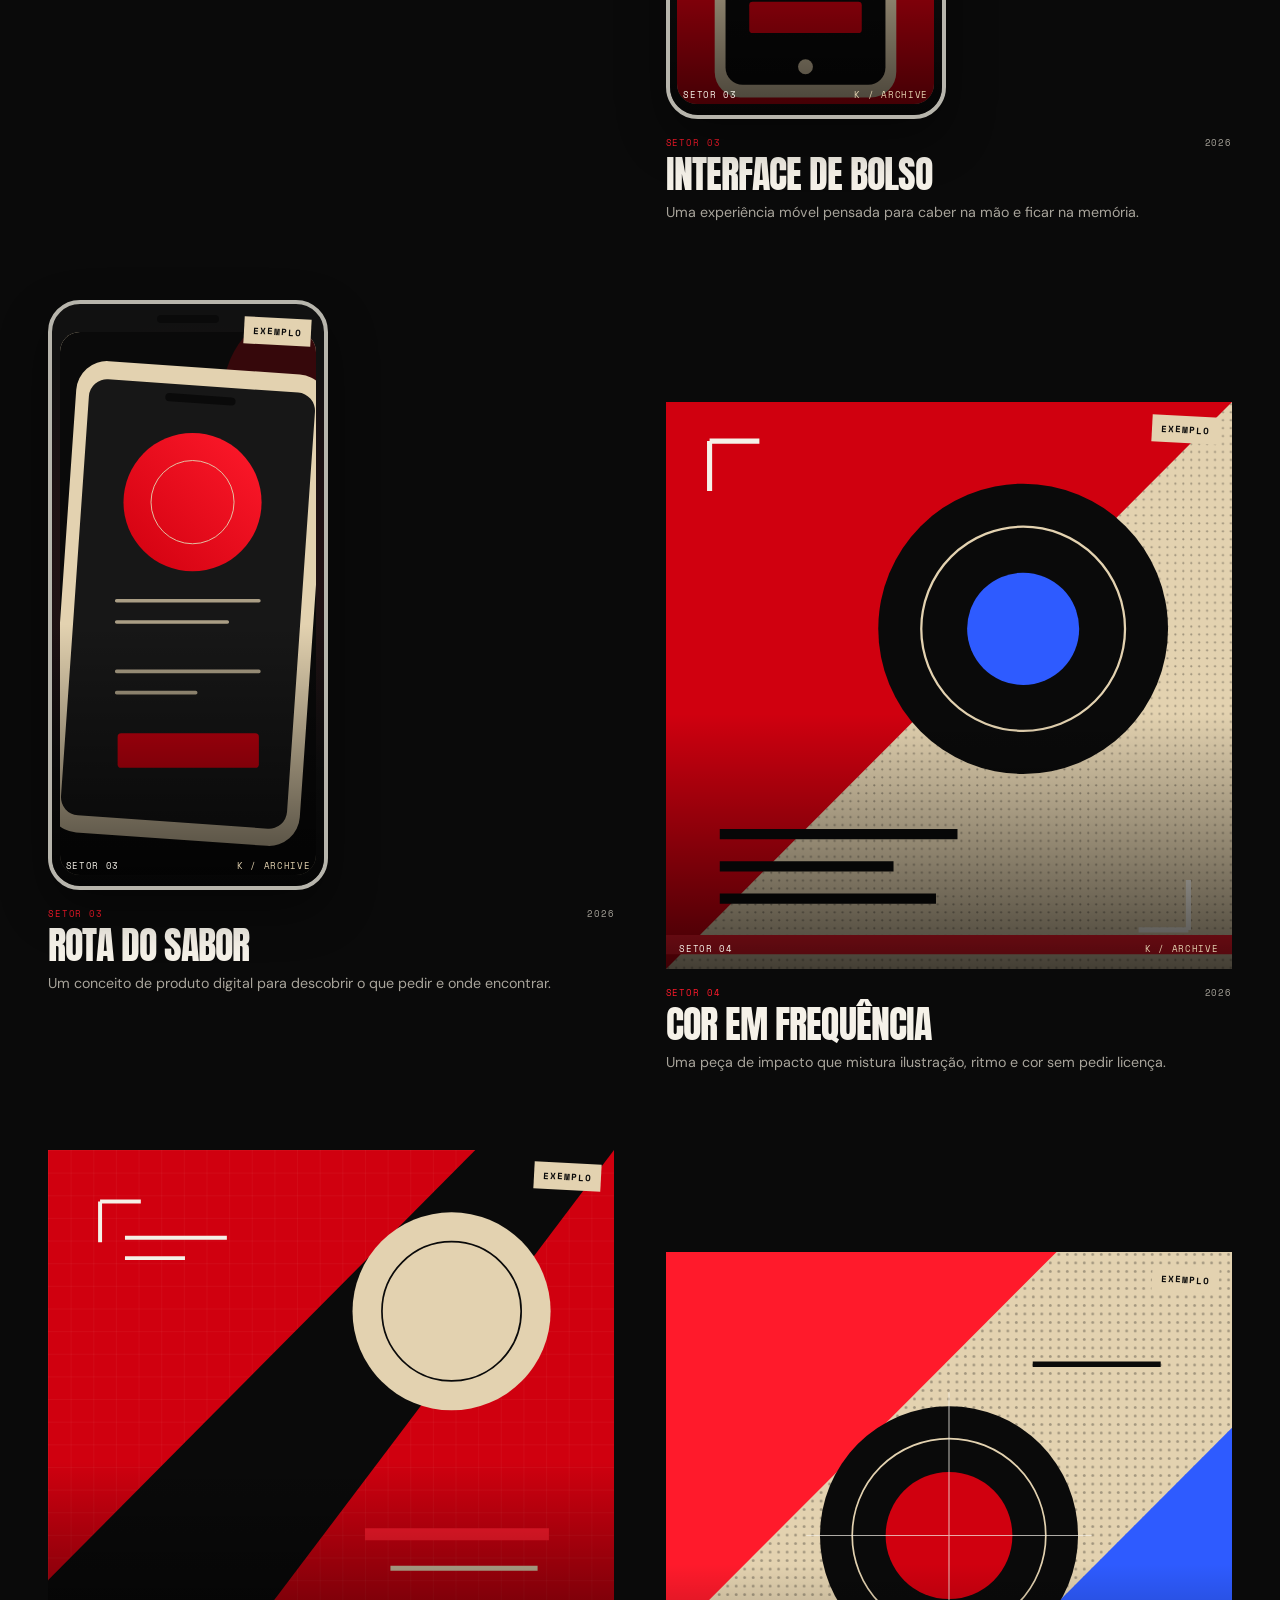
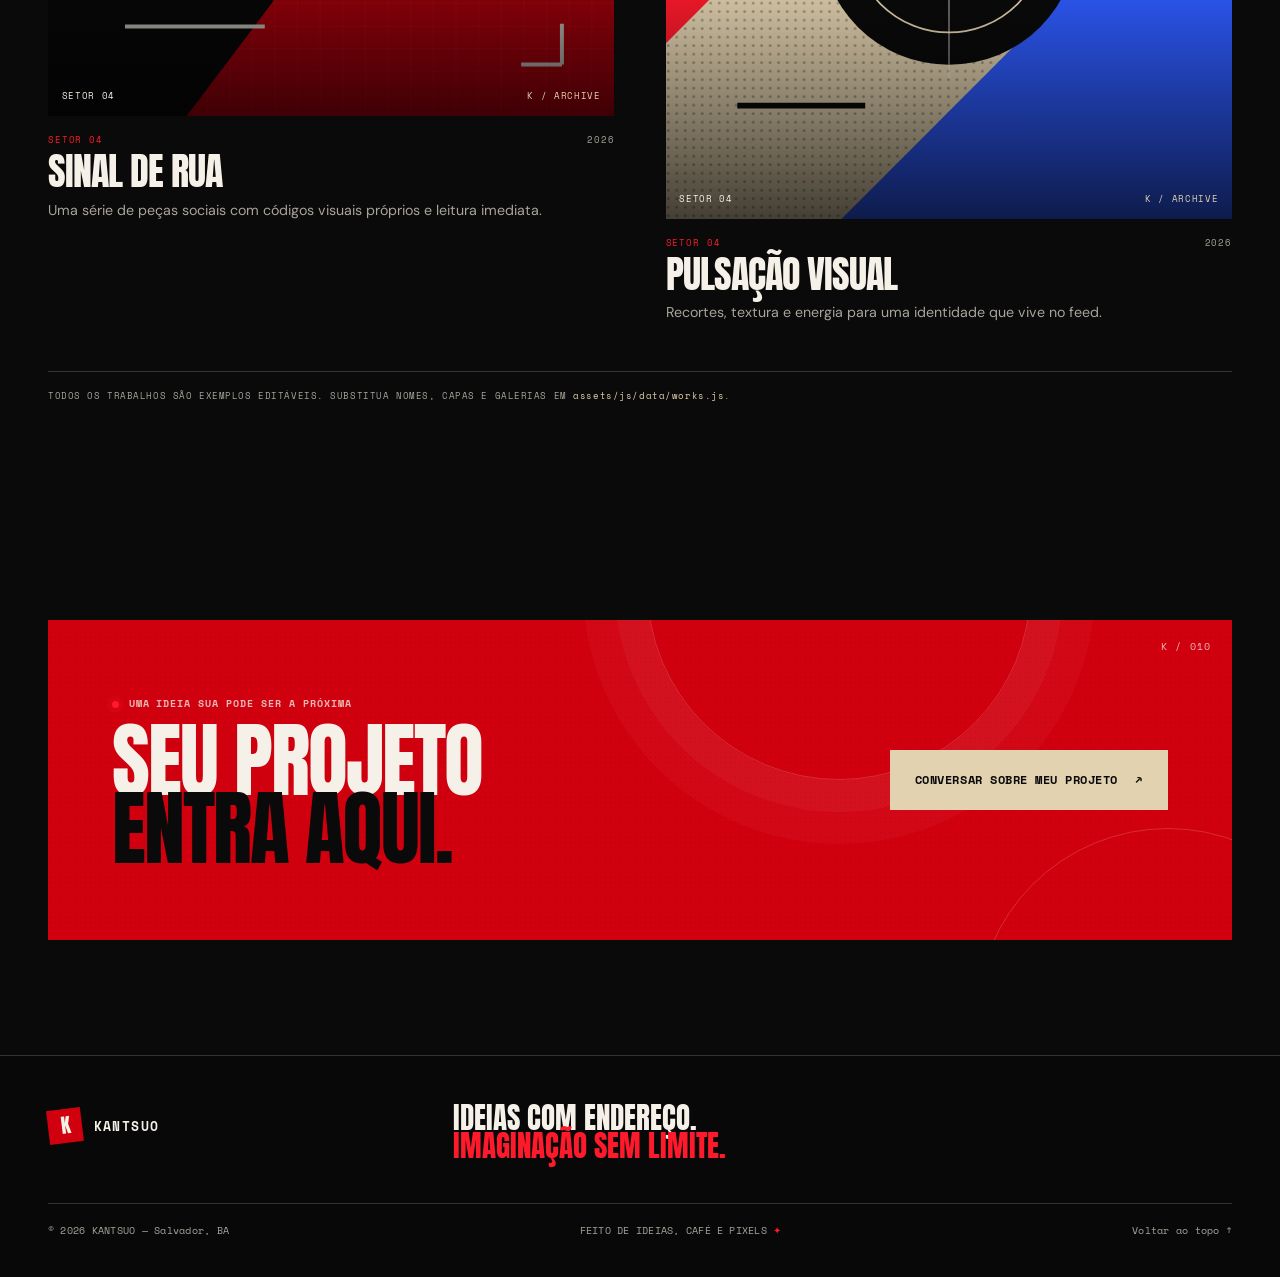
<file: works.html>
<!doctype html>
<html lang="pt-BR">
  <head>
    <meta charset="utf-8" />
    <meta name="viewport" content="width=device-width, initial-scale=1" />
    <meta name="theme-color" content="#0a0a0a" />
    <meta name="description" content="Explore o arquivo de projetos de design: cardápios, sites, apps e social media." />
    <meta property="og:type" content="website" />
    <meta property="og:title" content="Trabalhos — Kantsuo" />
    <meta property="og:description" content="Quatro distritos de arte e design, reunidos em um só arquivo." />
    <meta property="og:image" content="assets/images/designer-character.webp" />
    <meta name="twitter:card" content="summary_large_image" />
    <meta name="twitter:title" content="Trabalhos — Kantsuo" />
    <meta name="twitter:description" content="Quatro distritos de arte e design, reunidos em um só arquivo." />
    <meta name="twitter:image" content="assets/images/designer-character.webp" />
    <title>Trabalhos — Kantsuo</title>
    <link rel="icon" href="favicon.svg" type="image/svg+xml" />
    <link rel="preconnect" href="https://fonts.googleapis.com" />
    <link rel="preconnect" href="https://fonts.gstatic.com" crossorigin />
    <link href="https://fonts.googleapis.com/css2?family=Anton&family=DM+Sans:wght@400;500;600;700&family=Space+Mono:wght@400;700&display=swap" rel="stylesheet" />
    <link rel="stylesheet" href="assets/css/main.css" />
    <script type="module" src="assets/js/main.js"></script>
  </head>
  <body>
    <a class="skip-link" href="#conteudo">Pular para o conteúdo</a>
    <header class="site-header">
      <div class="site-header__inner container">
        <a class="wordmark" href="index.html" aria-label="Kantsuo — início"><span class="wordmark__mark" aria-hidden="true">K</span><span class="wordmark__name" data-site-name>KANTSUO</span></a>
        <button class="menu-toggle" type="button" data-menu-toggle aria-controls="main-navigation" aria-expanded="false" aria-label="Abrir menu"><span class="menu-toggle__line"></span><span class="menu-toggle__line"></span></button>
        <nav class="site-nav" id="main-navigation" data-main-nav aria-label="Navegação principal">
          <a class="site-nav__link" href="works.html">Trabalhos <span>↗</span></a><a class="site-nav__link" href="about.html">Sobre <span>↗</span></a><a class="site-nav__link" href="contact.html">Contato <span>↗</span></a>
          <a class="button button--small button--red site-nav__cta" href="contact.html#contact-form" data-whatsapp-link data-message="Oi! Vi seu universo de design e quero conversar sobre um projeto.">Falar no WhatsApp <span aria-hidden="true">↗</span></a>
        </nav>
      </div>
    </header>
    <main class="page-main" id="conteudo">
      <header class="catalog-hero container" data-reveal>
        <div class="catalog-hero__top"><p class="eyebrow"><span class="eyebrow__slash">//</span> ARQUIVO ABERTO <span data-current-year></span></p><span class="catalog-hero__coordinates">K / INDEX 001—010</span></div>
        <h1 class="catalog-hero__title" data-page-title>TRABALHOS<span>.</span></h1>
        <p class="catalog-hero__intro">Um arquivo em movimento. Filtre por distrito, abra um projeto e veja de perto como cada ideia encontra seu formato.</p>
      </header>
      <section class="catalog-section container" aria-label="Catálogo de trabalhos">
        <div class="filter-bar" data-filters role="group" aria-label="Filtrar trabalhos por setor"></div>
        <div class="category-heading" data-category-heading hidden>
          <p class="eyebrow"><span data-category-code></span><span data-category-kana></span></p>
          <div class="category-heading__main"><div><h2 data-category-title></h2><p data-category-description></p></div><span class="category-heading__count" data-category-count></span></div>
        </div>
        <div class="work-grid catalog-grid" data-works-grid aria-live="polite"></div>
        <p class="catalog-note">TODOS OS TRABALHOS SÃO EXEMPLOS EDITÁVEIS. SUBSTITUA NOMES, CAPAS E GALERIAS EM <code>assets/js/data/works.js</code>.</p>
        <noscript><p>Ative o JavaScript para carregar os filtros e projetos deste catálogo.</p></noscript>
      </section>
      <section class="contact-band container" aria-labelledby="catalog-contact-title" data-reveal>
        <div class="contact-band__texture" aria-hidden="true"></div><div class="contact-band__copy"><p class="eyebrow"><span class="eyebrow__dot"></span> UMA IDEIA SUA PODE SER A PRÓXIMA</p><h2 id="catalog-contact-title">SEU PROJETO<br /><span>ENTRA AQUI.</span></h2></div>
        <a class="button button--paper button--large" href="contact.html#contact-form">Conversar sobre meu projeto <span aria-hidden="true">↗</span></a><span class="contact-band__index" aria-hidden="true">K / 010</span>
      </section>
    </main>
    <footer class="site-footer">
      <div class="container site-footer__top"><a class="wordmark wordmark--footer" href="index.html" aria-label="Kantsuo — início"><span class="wordmark__mark" aria-hidden="true">K</span><span class="wordmark__name" data-site-name>KANTSUO</span></a><p class="site-footer__line">IDEIAS COM ENDEREÇO.<br /><span>IMAGINAÇÃO SEM LIMITE.</span></p><nav class="footer-links" aria-label="Links sociais"><a href="" data-social-link="instagram" hidden>Instagram <span aria-hidden="true">↗</span></a><a href="" data-social-link="behance" hidden>Behance <span aria-hidden="true">↗</span></a><a href="" data-social-link="email" hidden>E-mail <span aria-hidden="true">↗</span></a></nav></div>
      <div class="container site-footer__bottom"><span>© <span data-current-year></span> <span data-site-name>KANTSUO</span> — <span data-site-city>Salvador, BA</span></span><span class="site-footer__micro">FEITO DE IDEIAS, CAFÉ E PIXELS <span aria-hidden="true">✦</span></span><a href="#conteudo">Voltar ao topo ↑</a></div>
    </footer>
    <a class="whatsapp-float" href="contact.html#contact-form" data-whatsapp-link data-message="Oi! Vi seu universo de design e quero conversar." aria-label="Falar com o designer pelo WhatsApp"><span class="whatsapp-float__dot" aria-hidden="true"></span><span>VAMOS CONVERSAR</span><span aria-hidden="true">↗</span></a>
  </body>
</html>
</file>
<file: assets/css/main.css>
@import url("./abstract/_variables.css");
@import url("./abstract/_mixins.css");
@import url("./base/_reset.css");
@import url("./base/_typography.css");
@import url("./base/_global.css");
@import url("./layouts/_container.css");
@import url("./layouts/_grid.css");
@import url("./layouts/_header.css");
@import url("./layouts/_footer.css");
@import url("./components/_button.css");
@import url("./components/_card.css");
@import url("./components/_tag.css");
@import url("./components/_marquee.css");
@import url("./components/_frames.css");
@import url("./components/_lightbox.css");
@import url("./components/_whatsapp-float.css");
@import url("./pages/_home.css");
@import url("./pages/_works.css");
@import url("./pages/_project.css");
@import url("./pages/_about.css");
@import url("./pages/_contact.css");
</file>
